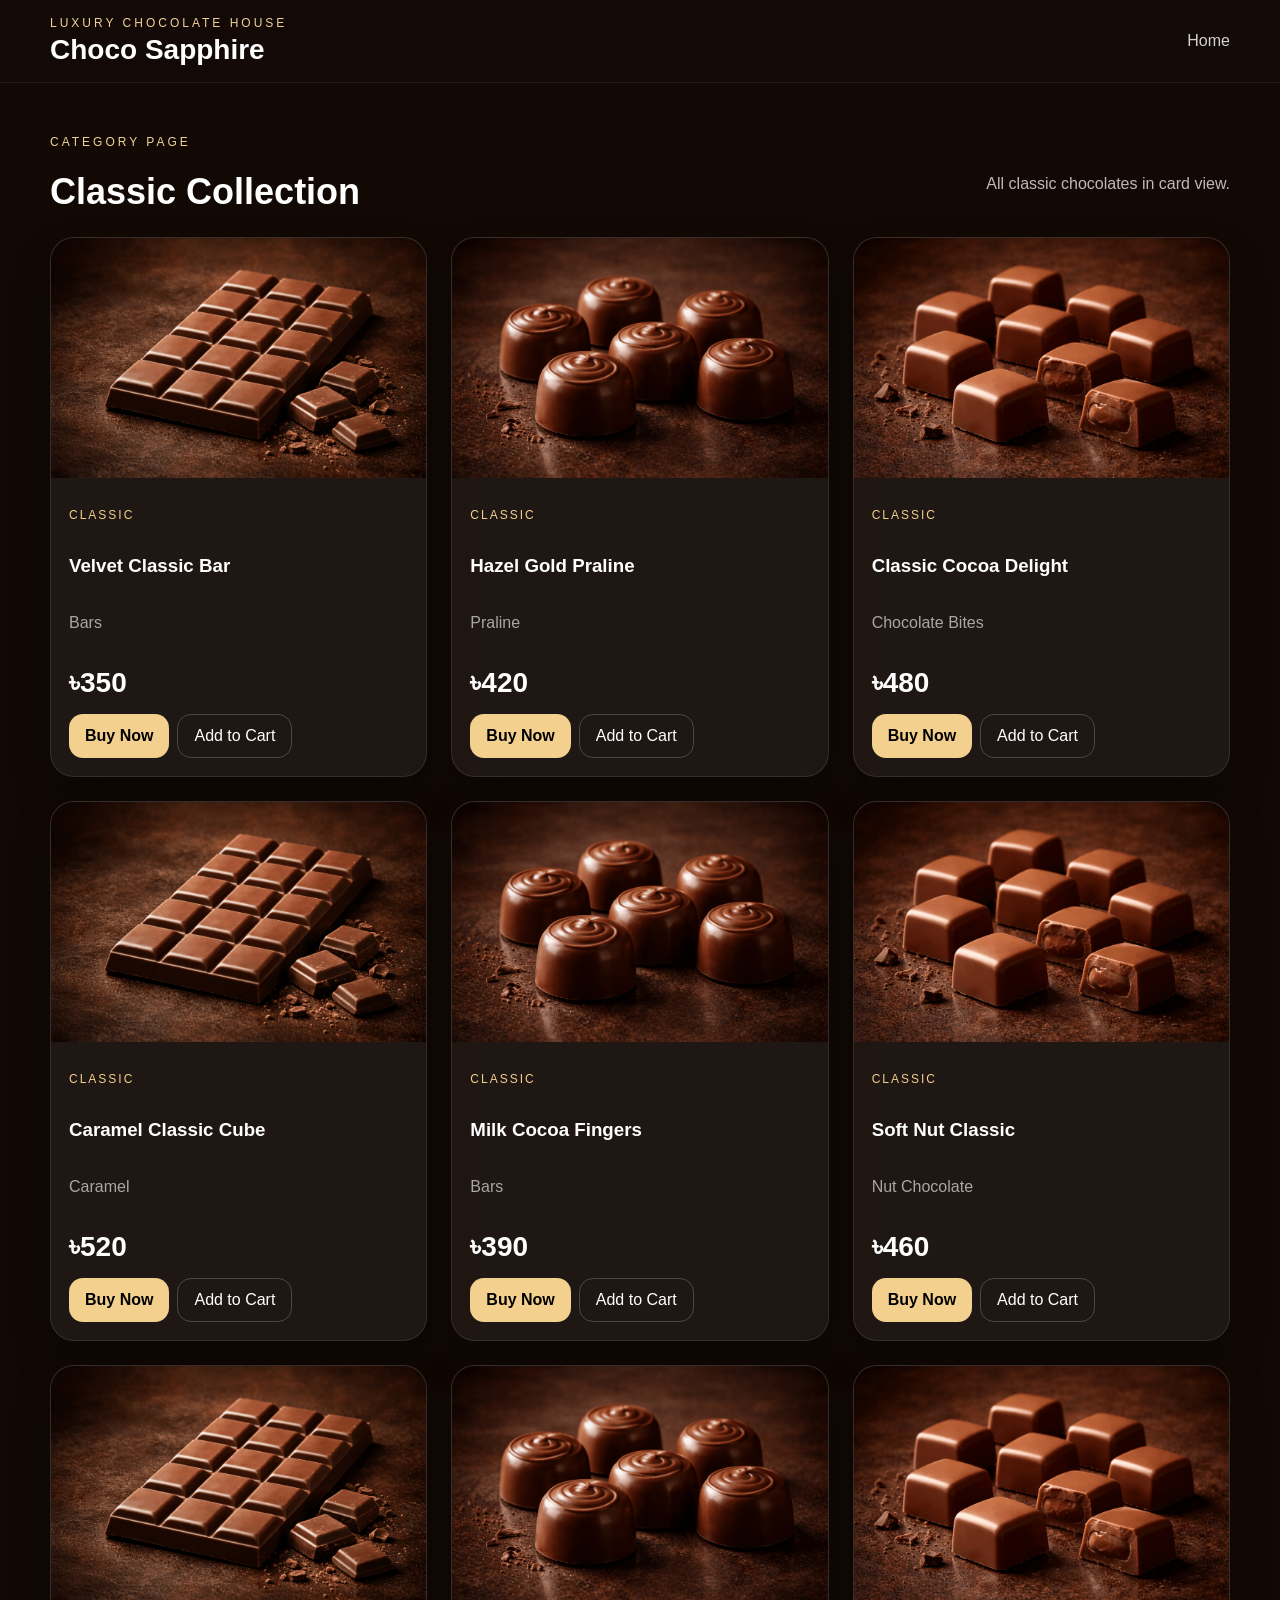
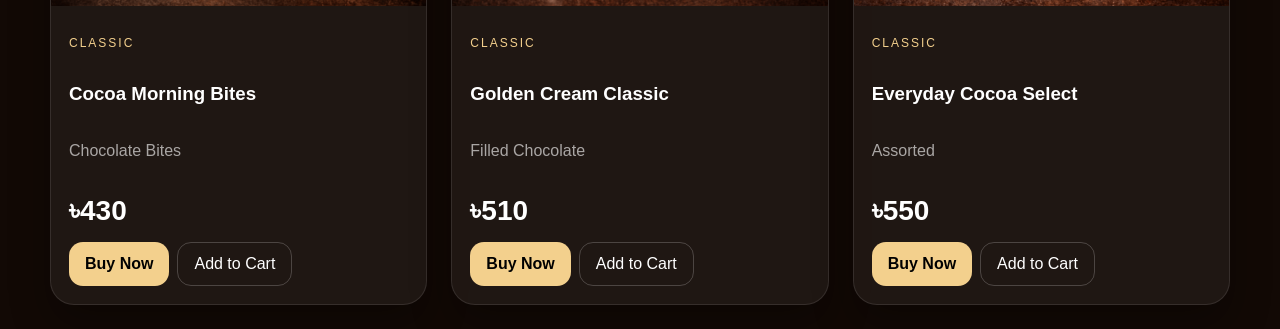
<file: classic.html>
<!DOCTYPE html>
<html lang="en">
<head>
  <meta charset="UTF-8" />
  <meta name="viewport" content="width=device-width, initial-scale=1.0" />
  <title>Classic - Choco Sapphire</title>
  <link rel="stylesheet" href="style.css" />
</head>
<body data-tier="Classic">
  <header class="navbar">
    <div class="container nav-inner">
      <div>
        <p class="brand-top">Luxury Chocolate House</p>
        <h1 class="brand-name">Choco Sapphire</h1>
      </div>
      <nav class="nav-links">
        <a href="index.html">Home</a>
      </nav>
    </div>
  </header>

  <main class="container section-gap">
    <div class="section-head">
      <div>
        <p class="section-label">Category Page</p>
        <h2 id="categoryTitle">Classic Collection</h2>
      </div>
      <p class="section-sub">All classic chocolates in card view.</p>
    </div>

    <div class="product-grid" id="categoryGrid"></div>
  </main>

  <script src="products.js"></script>
  <script src="category.js"></script>
</body>
</html>
</file>
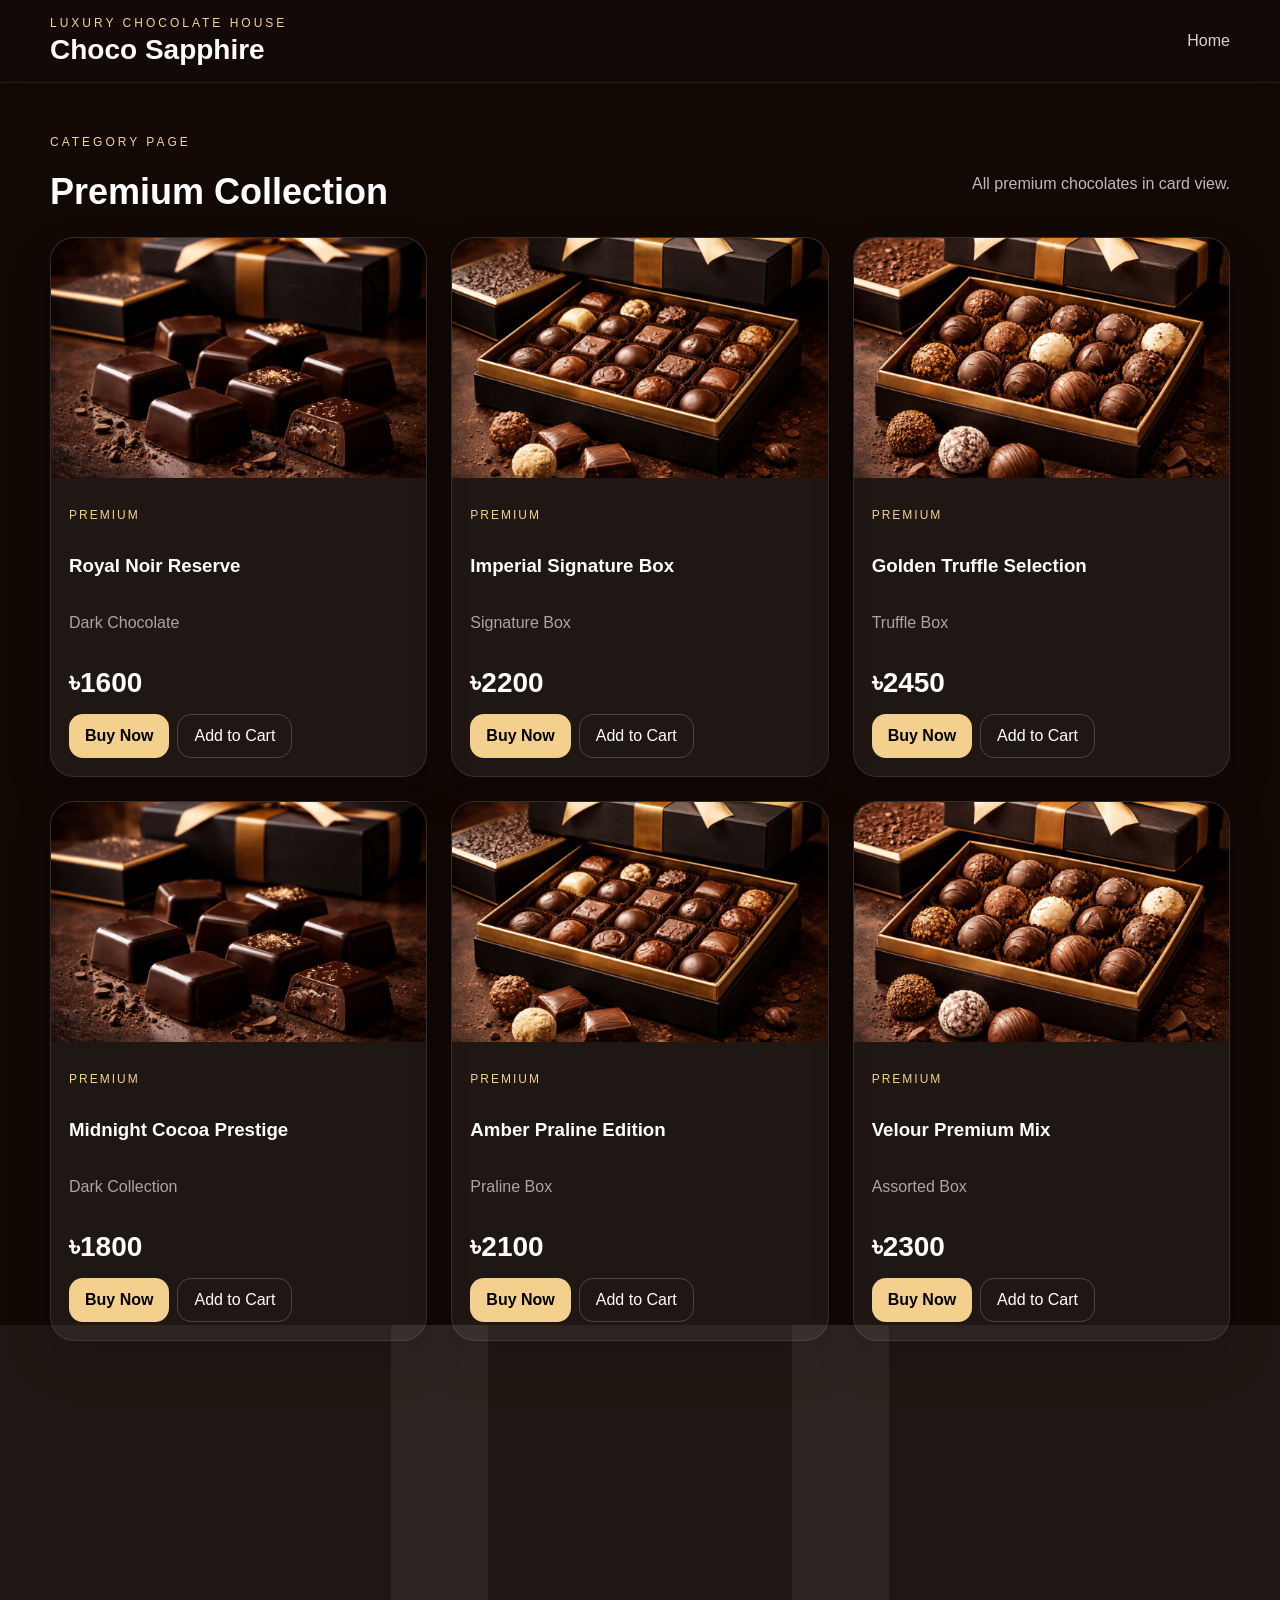
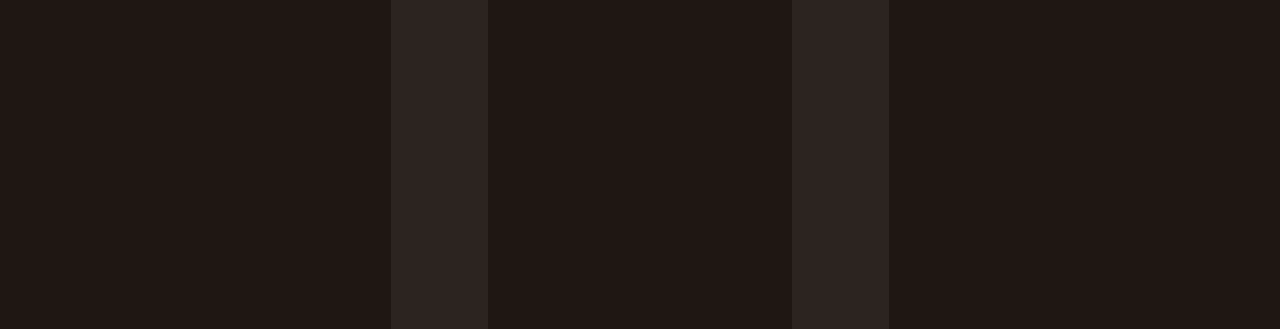
<file: luxurious.html>
<!DOCTYPE html>
<html lang="en">
<head>
  <meta charset="UTF-8" />
  <meta name="viewport" content="width=device-width, initial-scale=1.0" />
  <title>Premium - Choco Sapphire</title>
  <link rel="stylesheet" href="style.css" />
</head>
<body data-tier="Premium">
  <header class="navbar">
    <div class="container nav-inner">
      <div>
        <p class="brand-top">Luxury Chocolate House</p>
        <h1 class="brand-name">Choco Sapphire</h1>
      </div>
      <nav class="nav-links">
        <a href="index.html">Home</a>
      </nav>
    </div>
  </header>

  <main class="container section-gap">
    <div class="section-head">
      <div>
        <p class="section-label">Category Page</p>
        <h2 id="categoryTitle">Premium Collection</h2>
      </div>
      <p class="section-sub">All premium chocolates in card view.</p>
    </div>

    <div class="product-grid" id="categoryGrid"></div>
  </main>

  <script src="products.js"></script>
  <script src="category.js"></script>
</body>
</html>
</file>
<file: style.css>
* {
  box-sizing: border-box;
}

html {
  scroll-behavior: smooth;
}

body {
  margin: 0;
  font-family: Arial, sans-serif;
  background: #120905;
  color: white;
  overflow-x: hidden;
}

a {
  text-decoration: none;
  color: inherit;
}

button,
input,
textarea,
select {
  font: inherit;
}

.container {
  width: min(1180px, calc(100% - 32px));
  margin: 0 auto;
  position: relative;
  z-index: 2;
}

.navbar {
  position: sticky;
  top: 0;
  z-index: 30;
  background: rgba(20, 11, 8, 0.75);
  backdrop-filter: blur(14px);
  border-bottom: 1px solid rgba(255,255,255,0.08);
}

.nav-inner {
  display: flex;
  justify-content: space-between;
  align-items: center;
  gap: 20px;
  padding: 16px 0;
}

.brand-top {
  margin: 0;
  color: #f0d39a;
  font-size: 12px;
  letter-spacing: 3px;
  text-transform: uppercase;
}

.brand-name {
  margin: 4px 0 0;
  font-size: 28px;
}

.nav-links {
  display: flex;
  gap: 24px;
  color: rgba(255,255,255,0.82);
}

.top-actions {
  display: flex;
  align-items: center;
  gap: 10px;
}

.contact-btn,
.hero-contact-btn {
  display: inline-block;
  padding: 11px 16px;
  border-radius: 999px;
  font-weight: bold;
  border: 1px solid rgba(255,255,255,0.12);
}

.call-btn {
  background: transparent;
  color: white;
}

.whatsapp-btn {
  background: #25D366;
  color: white;
  border-color: #25D366;
}

.cart-pill {
  border: none;
  background: #f0d39a;
  color: #1a0e09;
  padding: 12px 18px;
  border-radius: 999px;
  font-weight: bold;
  cursor: pointer;
}

.cart-pill span {
  background: #1a0e09;
  color: #fff;
  margin-left: 8px;
  padding: 4px 10px;
  border-radius: 999px;
}

.hero {
  display: grid;
  grid-template-columns: 1.1fr 0.9fr;
  gap: 36px;
  align-items: center;
  padding: 56px 0;
}

.hero-left h2 {
  font-size: 58px;
  line-height: 1.05;
  margin: 16px 0;
}

.hero-text {
  color: rgba(255,255,255,0.78);
  font-size: 18px;
  line-height: 1.8;
  max-width: 700px;
}

.hero-contact-row {
  display: flex;
  gap: 12px;
  flex-wrap: wrap;
  margin-top: 20px;
}

.badge,
.section-label {
  display: inline-block;
  color: #f0d39a;
  font-size: 12px;
  letter-spacing: 3px;
  text-transform: uppercase;
}

.hero-right img {
  width: 100%;
  height: 520px;
  object-fit: cover;
  border-radius: 28px;
  border: 1px solid rgba(255,255,255,0.1);
  box-shadow: 0 24px 60px rgba(0,0,0,0.35);
}

.section-gap {
  padding: 40px 0 24px;
}

.section-head {
  display: flex;
  justify-content: space-between;
  gap: 20px;
  align-items: end;
  margin-bottom: 24px;
}

.section-head h2,
.about-box h2 {
  margin: 10px 0 0;
  font-size: 36px;
}

.section-sub {
  max-width: 650px;
  color: rgba(255,255,255,0.72);
  line-height: 1.7;
}

.product-grid {
  display: grid;
  grid-template-columns: repeat(3, minmax(0, 1fr));
  gap: 24px;
}

.flip-card {
  perspective: 1200px;
  width: 100%;
  height: 540px;
}

.flip-card-inner {
  position: relative;
  width: 100%;
  height: 100%;
  transition: transform 0.8s;
  transform-style: preserve-3d;
}

.flip-card:hover .flip-card-inner {
  transform: rotateY(180deg);
}

.card-face {
  position: absolute;
  inset: 0;
  border-radius: 24px;
  overflow: hidden;
  backface-visibility: hidden;
  background: rgba(255,255,255,0.06);
  border: 1px solid rgba(255,255,255,0.1);
  box-shadow: 0 20px 40px rgba(0,0,0,0.3);
}

.flip-card-front {
  display: flex;
  flex-direction: column;
  justify-content: space-between;
}

.flip-card-back {
  transform: rotateY(180deg);
  padding: 20px;
  display: flex;
  flex-direction: column;
  justify-content: space-between;
}

.product-image {
  width: 100%;
  height: 240px;
  object-fit: cover;
}

.back-small-image {
  width: 120px;
  height: 120px;
  object-fit: cover;
  border-radius: 18px;
  border: 1px solid rgba(255,255,255,0.12);
  margin-bottom: 14px;
}

.card-content {
  padding: 18px;
  display: flex;
  flex-direction: column;
  justify-content: space-between;
  flex: 1;
}

.product-tier {
  color: #f3d08d;
  font-size: 12px;
  letter-spacing: 2px;
  text-transform: uppercase;
}

.small-muted {
  color: rgba(255,255,255,0.62);
}

.back-desc {
  line-height: 1.7;
  color: rgba(255,255,255,0.78);
  font-size: 14px;
}

.price {
  font-size: 28px;
  font-weight: bold;
  margin: 16px 0 0;
}

.btn-row {
  display: flex;
  gap: 8px;
  margin-top: 12px;
}

.buy-btn,
.cart-btn,
.checkout-btn {
  border: none;
  border-radius: 14px;
  padding: 12px 16px;
  cursor: pointer;
}

.buy-btn,
.checkout-btn {
  background: #f3d08d;
  color: black;
  font-weight: bold;
}

.cart-btn {
  background: transparent;
  color: white;
  border: 1px solid rgba(255,255,255,0.2);
}

.full-btn {
  width: 100%;
  margin-top: 6px;
}

.about-box {
  margin-top: 30px;
  margin-bottom: 50px;
  padding: 28px;
  border-radius: 24px;
  background: rgba(255,255,255,0.06);
  border: 1px solid rgba(255,255,255,0.08);
  position: relative;
  z-index: 2;
}

.footer {
  border-top: 1px solid rgba(255,255,255,0.08);
  padding: 28px 0;
  color: rgba(255,255,255,0.65);
  text-align: center;
  margin-top: 30px;
  position: relative;
  z-index: 2;
}

.drawer-overlay,
.modal-overlay {
  position: fixed;
  inset: 0;
  background: rgba(0,0,0,0.55);
  z-index: 100;
}

.hidden {
  display: none;
}

.cart-drawer {
  position: absolute;
  top: 0;
  right: 0;
  width: min(420px, 100%);
  height: 100%;
  background: #140904;
  display: flex;
  flex-direction: column;
  border-left: 1px solid rgba(255,255,255,0.08);
}

.drawer-header {
  display: flex;
  justify-content: space-between;
  align-items: center;
  padding: 20px;
  border-bottom: 1px solid rgba(255,255,255,0.08);
}

.drawer-header button {
  background: transparent;
  border: 1px solid rgba(255,255,255,0.15);
  color: white;
  width: 38px;
  height: 38px;
  border-radius: 50%;
  cursor: pointer;
}

.drawer-body {
  flex: 1;
  padding: 20px;
  overflow-y: auto;
}

.drawer-footer {
  padding: 20px;
  border-top: 1px solid rgba(255,255,255,0.08);
}

.empty-box {
  padding: 20px;
  border-radius: 18px;
  background: rgba(255,255,255,0.05);
  color: rgba(255,255,255,0.7);
}

.cart-item {
  display: grid;
  grid-template-columns: 80px 1fr auto;
  gap: 14px;
  align-items: center;
  background: rgba(255,255,255,0.05);
  border: 1px solid rgba(255,255,255,0.08);
  border-radius: 20px;
  padding: 14px;
  margin-bottom: 14px;
}

.cart-item img {
  width: 80px;
  height: 80px;
  border-radius: 16px;
  object-fit: cover;
}

.cart-item-info h4 {
  margin: 0 0 6px;
}

.cart-item-info p {
  margin: 0 0 10px;
  color: rgba(255,255,255,0.7);
}

.qty-row {
  display: flex;
  align-items: center;
  gap: 8px;
}

.qty-row button {
  width: 30px;
  height: 30px;
  border-radius: 50%;
  border: 1px solid rgba(255,255,255,0.15);
  background: transparent;
  color: white;
  cursor: pointer;
}

.cart-line-total {
  font-weight: bold;
}

.summary-row {
  display: flex;
  justify-content: space-between;
  margin-bottom: 10px;
}

.summary-row.total {
  font-size: 20px;
  font-weight: bold;
}

.checkout-modal {
  width: min(520px, calc(100% - 24px));
  max-height: 90vh;
  margin: 20px auto;
  background: #140904;
  border: 1px solid rgba(255,255,255,0.08);
  border-radius: 22px;
  overflow: hidden;
  display: flex;
  flex-direction: column;
}

.checkout-form {
  padding: 18px;
  display: grid;
  gap: 12px;
  overflow-y: auto;
}

.checkout-form input,
.checkout-form textarea,
.checkout-form select {
  width: 100%;
  border: 1px solid rgba(255,255,255,0.12);
  background: rgba(255,255,255,0.05);
  color: white;
  padding: 13px 15px;
  border-radius: 14px;
  outline: none;
}

.checkout-form select {
  color: white;
  appearance: none;
}

.checkout-form select option {
  background: #1b0d08;
  color: #ffffff;
}

.order-mini-summary {
  margin-top: 6px;
  padding: 16px;
  border-radius: 18px;
  background: rgba(255,255,255,0.05);
}

.bg-animation {
  position: fixed;
  inset: 0;
  overflow: hidden;
  z-index: 0;
  background: linear-gradient(180deg, #130804 0%, #1d0f09 45%, #0f0704 100%);
}

.bg-overlay {
  position: absolute;
  inset: 0;
  background:
    radial-gradient(circle at top, rgba(255, 227, 176, 0.18), transparent 28%),
    radial-gradient(circle at bottom right, rgba(255, 255, 255, 0.06), transparent 24%);
}

.fountain-glow {
  position: absolute;
  left: 50%;
  top: 90px;
  transform: translateX(-50%);
  width: 220px;
  height: 520px;
  border-radius: 999px;
  background: linear-gradient(to bottom, rgba(255, 220, 150, 0.12), rgba(90, 40, 20, 0));
  filter: blur(30px);
}

.fountain-stream {
  position: absolute;
  left: 50%;
  top: 100px;
  transform: translateX(-50%);
  width: 70px;
  height: 600px;
  border-radius: 999px;
  background: rgba(74, 36, 21, 0.7);
  animation: fountainFlow 4s ease-in-out infinite;
}

.fountain-stream.inner {
  width: 36px;
  background: rgba(107, 53, 31, 0.8);
  animation-delay: 0.7s;
  animation-duration: 4.8s;
}

.pool {
  position: absolute;
  left: 50%;
  bottom: 0;
  transform: translateX(-50%);
  width: 520px;
  height: 180px;
  border-radius: 999px;
  background: rgba(43, 20, 13, 0.92);
  filter: blur(20px);
}

.blob {
  position: absolute;
  bottom: 20px;
  width: 150px;
  height: 150px;
  border-radius: 999px;
  filter: blur(40px);
  animation: floatBlob 8s ease-in-out infinite;
}

.blob-left {
  left: 18%;
  background: rgba(92, 43, 24, 0.25);
}

.blob-right {
  right: 18%;
  background: rgba(122, 58, 30, 0.2);
  animation-delay: 1s;
}

.light {
  position: absolute;
  border-radius: 999px;
  filter: blur(35px);
  animation: pulseLight 5s ease-in-out infinite;
}

.light-left {
  left: 8%;
  top: 24%;
  width: 110px;
  height: 110px;
  background: rgba(255, 240, 210, 0.08);
}

.light-right {
  right: 10%;
  top: 20%;
  width: 100px;
  height: 100px;
  background: rgba(255, 240, 210, 0.08);
  animation-delay: 1s;
}

@keyframes fountainFlow {
  0%, 100% {
    transform: translateX(-50%) scaleY(0.95);
    opacity: 0.55;
  }
  50% {
    transform: translateX(-50%) scaleY(1.08);
    opacity: 0.92;
  }
}

@keyframes floatBlob {
  0%, 100% {
    transform: translateY(0px) scale(1);
  }
  50% {
    transform: translateY(-18px) scale(1.06);
  }
}

@keyframes pulseLight {
  0%, 100% {
    opacity: 0.25;
    transform: scale(1);
  }
  50% {
    opacity: 0.7;
    transform: scale(1.12);
  }
}

@media (max-width: 980px) {
  .hero {
    grid-template-columns: 1fr;
  }

  .product-grid {
    grid-template-columns: repeat(2, minmax(0, 1fr));
  }

  .section-head {
    flex-direction: column;
    align-items: start;
  }

  .nav-links {
    display: none;
  }

  .top-actions {
    flex-wrap: wrap;
    justify-content: flex-end;
  }
}

@media (max-width: 640px) {
  .product-grid {
    grid-template-columns: 1fr;
  }

  .hero-left h2 {
    font-size: 42px;
  }

  .brand-name {
    font-size: 22px;
  }

  .nav-inner {
    flex-direction: column;
    align-items: flex-start;
  }

  .top-actions {
    width: 100%;
    justify-content: flex-start;
    flex-wrap: wrap;
  }

  .contact-btn,
  .hero-contact-btn {
    text-align: center;
  }

  .cart-pill {
    align-self: stretch;
    text-align: center;
  }

  .hero {
    padding: 34px 0;
    gap: 22px;
  }

  .hero-right img {
    height: 320px;
  }

  .flip-card {
    height: 520px;
  }

  .product-image {
    height: 235px;
  }

  .back-small-image {
    width: 100px;
    height: 100px;
  }

  .cart-drawer {
    width: 100%;
  }

  .checkout-modal {
    width: calc(100% - 16px);
    max-height: 92vh;
    margin: 10px auto;
  }

  .drawer-header,
  .drawer-body,
  .drawer-footer,
  .checkout-form {
    padding-left: 14px;
    padding-right: 14px;
  }
}
.view-more-wrap {
  display: flex;
  align-items: center;
  justify-content: center;
  min-height: 220px;
  border: 1px dashed rgba(255,255,255,0.14);
  border-radius: 24px;
  background: rgba(255,255,255,0.03);
}

.view-more-btn {
  display: inline-block;
  padding: 14px 22px;
  border-radius: 14px;
  background: #f3d08d;
  color: #1a0e09;
  font-weight: bold;
}

.stock-out-badge {
  display: inline-block;
  margin-top: 12px;
  padding: 12px 16px;
  border-radius: 12px;
  background: rgba(255,255,255,0.08);
  color: #ffb3b3;
  border: 1px solid rgba(255,255,255,0.12);
  font-weight: bold;
  text-align: center;
}
</file>
